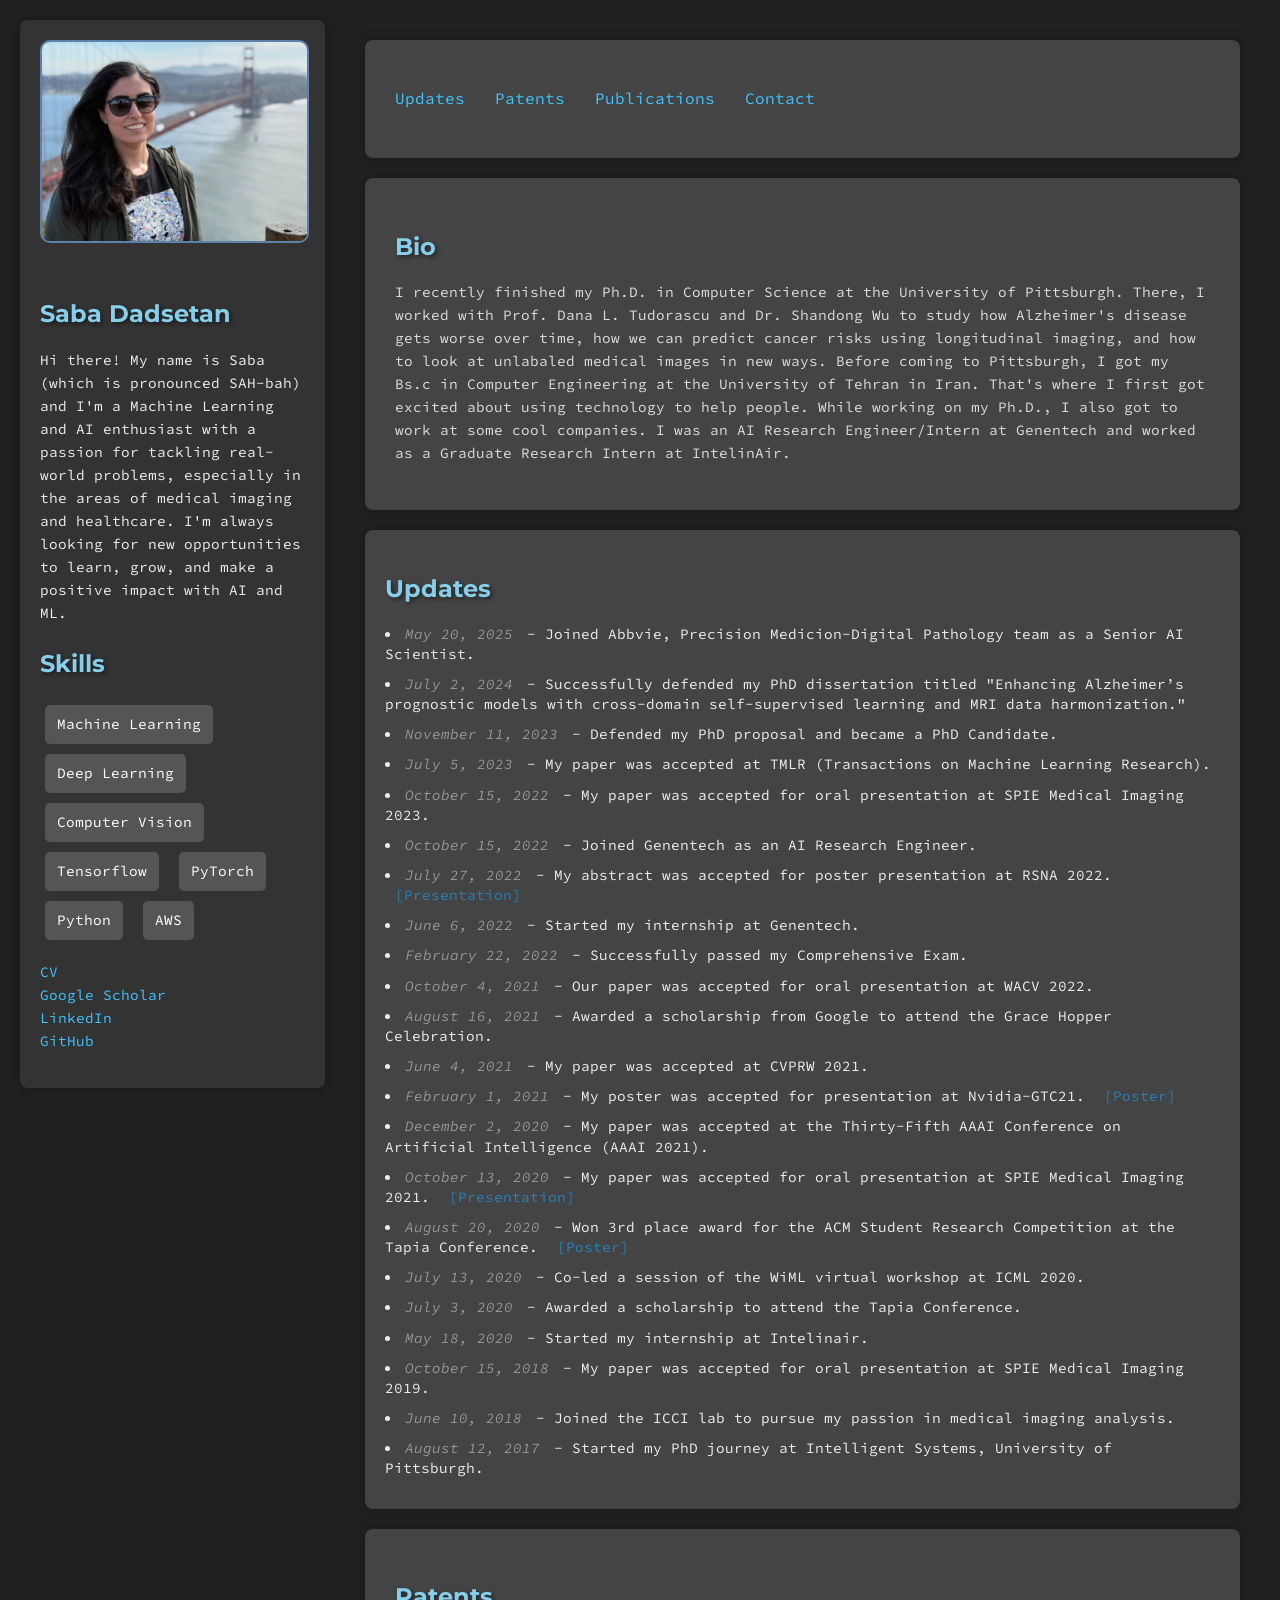
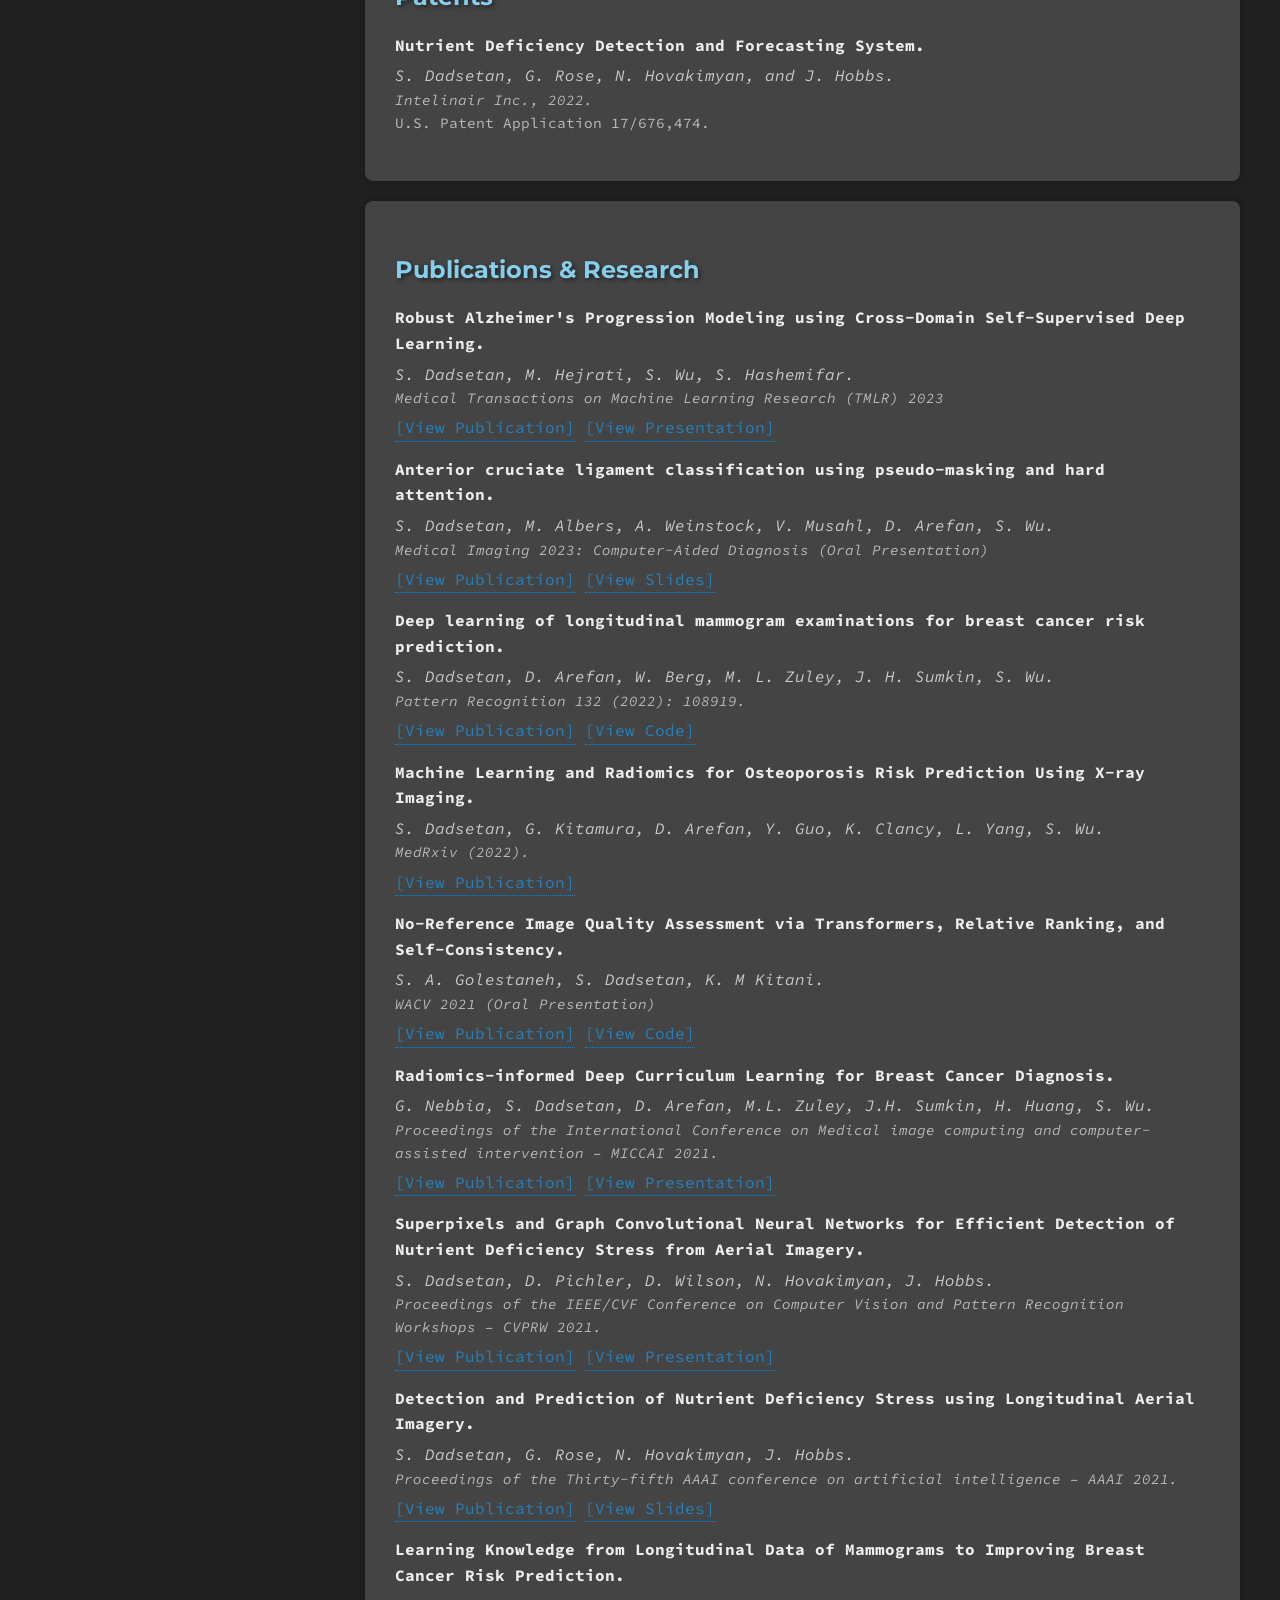
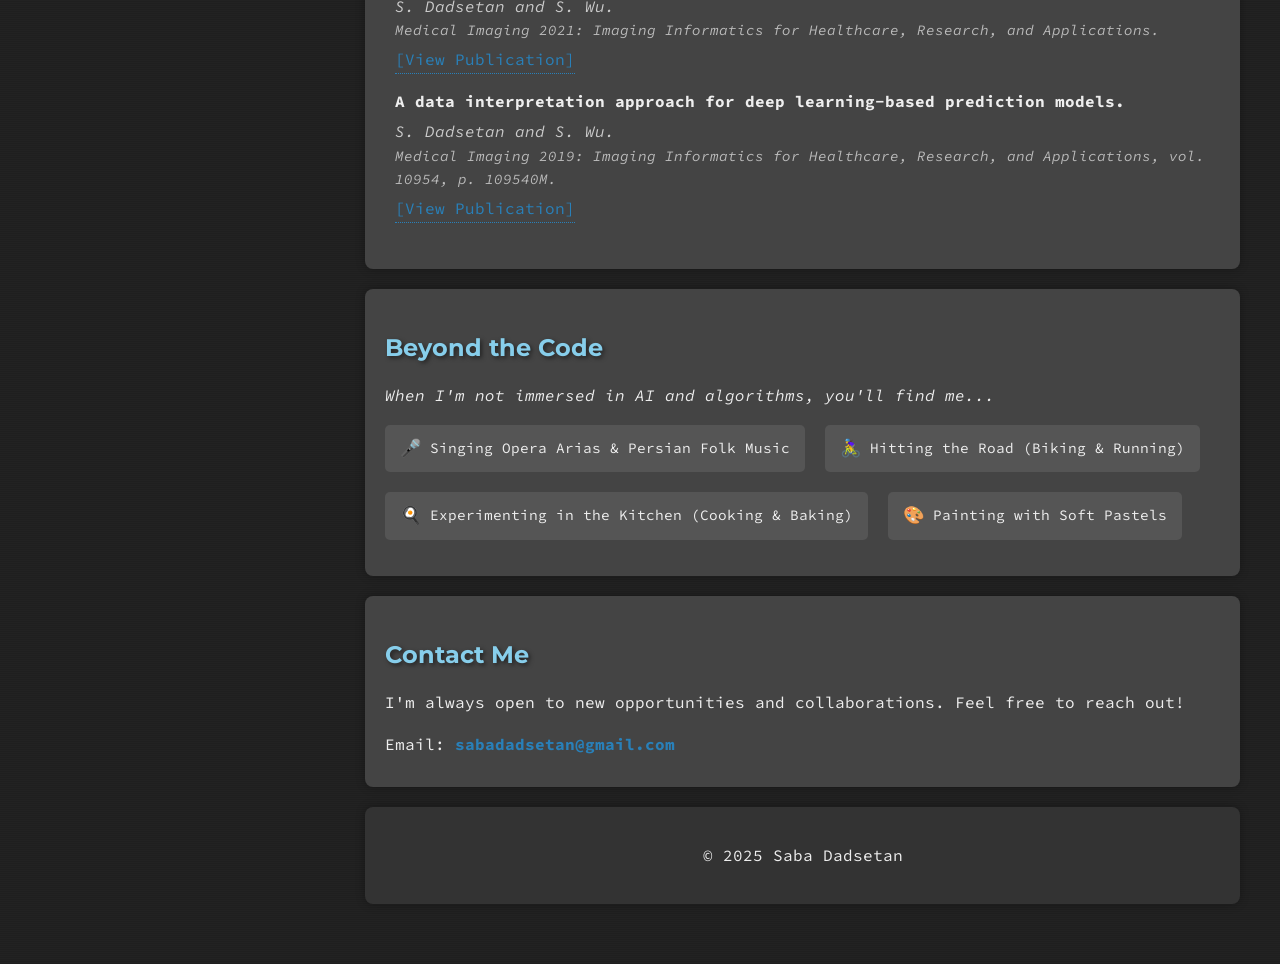
<file: index.html>
﻿<!DOCTYPE html>
<html lang="en">
<head>
    <!-- Google tag (gtag.js) -->
    <script async src="https://www.googletagmanager.com/gtag/js?id=G-5N284X08F6"></script>
    <script>window.dataLayer = window.dataLayer || [];
        function gtag() { dataLayer.push(arguments); }
        gtag('js', new Date());

        gtag('config', 'G-5N284X08F6');
    </script>
    <meta charset="UTF-8">
    <meta name="viewport" content="width=device-width, initial-scale=1.0">
    <title>Saba's Portfolio</title>
    <link rel="stylesheet" href="css/styles.css">
    <link rel="preconnect" href="https://fonts.googleapis.com">
    <link rel="preconnect" href="https://fonts.gstatic.com" crossorigin>
    <link href="https://fonts.googleapis.com/css2?family=Press+Start+2P&family=Source+Code+Pro:wght@400;700&display=swap" rel="stylesheet">
    <link href="https://fonts.googleapis.com/css2?family=Montserrat:wght@400;700&family=Source+Code+Pro:wght@400;700&display=swap" rel="stylesheet">
</head>
<script type="module", src="javascripts/script.js"></script>
<body>
    <div class="container">
        <aside id="about">
            <img src="materials/profile.png" alt="Profile Picture" class="profile-pic">
            <h2>Saba Dadsetan</h2>
            <p>
                <!--I'm computer scientist with passion in computer vision and imaging. I have several years of experience in clinical imaging and working with
    healthcare staff to create models to apply AI for solving real-world problem.-->
                Hi there! My name is Saba (which is pronounced SAH-bah) and I'm a Machine Learning and AI enthusiast with a passion for tackling real-world problems,
                especially in the areas of medical imaging and healthcare.
                I'm always looking for new opportunities to learn, grow, and make a positive impact with AI and ML.
            </p>
            <h2>Skills</h2>
            <ul>
                <li>Machine Learning</li>
                <li>Deep Learning</li>
                <li>Computer Vision</li>
                <li>Tensorflow</li>
                <li>PyTorch</li>
                <li>Python</li>
                <li>AWS</li>
            </ul>
            <p>

                <!--<a href="materials/Saba_Dadsetan_Resume_2025.pdf" download>CV</a><br>-->
                
                <a href="https://drive.google.com/file/d/11fcGRD2BeTo_TTTgvAK0jexXt_0BKotZ/view?usp=sharing" target="_blank">CV</a><br>
                <a href="https://scholar.google.com/citations?hl=en&user=GajVlYUAAAAJ" target="_blank">Google Scholar</a><br>
                <a href="https://www.linkedin.com/in/saba-dadsetan/" target="_blank">LinkedIn</a><br>
                <a href="https://github.com/SabaDD" target="_blank">GitHub</a>
            </p>
        </aside>

        <div class="content">
            <header>
                <!--<h1>Welcome to My Portfolio</h1>-->
                <nav>
                    <ul>
                        <li><a href="#updates">Updates</a></li>
                        <li><a href="#patents">Patents</a></li>
                        <li><a href="#publications">Publications</a></li>
                        <li><a href="#contact">Contact</a></li>
                    </ul>
                </nav>
            </header>
            <section id="journey">
                <h2>Bio</h2>
                <p>
                    I recently finished my Ph.D. in Computer Science at the University of Pittsburgh. There, I worked with Prof. Dana L. Tudorascu and Dr. Shandong Wu to study how Alzheimer's disease gets worse over time, how we can predict cancer risks using longitudinal imaging, and how to look at unlabaled medical images in new ways.

                    Before coming to Pittsburgh, I got my Bs.c in Computer Engineering at the University of Tehran in Iran. That's where I first got excited about using technology to help people.

                    While working on my Ph.D., I also got to work at some cool companies. I was an AI Research Engineer/Intern at Genentech and worked as a Graduate Research Intern at IntelinAir.

                </p>

            </section>
            <section id="updates">
                <h2>Updates</h2>
                <div class="timeline" id="timeline-content">

                </div>
            </section>

            <!--<section id="projects">
        <h2>Projects</h2>
    </section>-->
            <!-- News Section -->
            <!--<section id="news">
        <h2>News</h2>

    </section>-->
            <!-- Updates Section -->

            <section id="patents">
                <h2>Patents</h2>
                <ul>
                    <li>
                        <span class="patent-title">Nutrient Deficiency Detection and Forecasting System.</span>
                        <span class="patent-authors">S. Dadsetan, G. Rose, N. Hovakimyan, and J. Hobbs.</span>
                        <em class="patent-organization">Intelinair Inc., 2022.</em>
                        <span class="patent-number">U.S. Patent Application 17/676,474.</span>
                    </li>
                </ul>
            </section>
            <section id="publications">
                <h2>Publications & Research</h2>
                <ul>
                    <li>
                        <span class="publication-title">
                            Robust Alzheimer's Progression Modeling using Cross-Domain
                            Self-Supervised Deep Learning.
                        </span>
                        <span class="publication-authors">S. Dadsetan, M. Hejrati, S. Wu, S. Hashemifar.</span>
                        <em class="publication-journal">Medical Transactions on Machine Learning Research (TMLR) 2023</em>
                        <a href="https://openreview.net/forum?id=HVAeM6sNo8" target="_blank"
                           class="publication-link">[View Publication]</a>
                        <a href="https://drive.google.com/file/d/1AXjAHw2Ef3Ni_uqZpoih9r72Jq-nHc5F/view?usp=sharing" target="_blank"
                           class="publication-link">[View Presentation]</a>
                    </li>
                    <li>
                        <span class="publication-title">
                            Anterior cruciate ligament classification using pseudo-masking and hard
                            attention.
                        </span>
                        <span class="publication-authors">S. Dadsetan, M. Albers, A. Weinstock, V. Musahl, D. Arefan, S. Wu.</span>
                        <em class="publication-journal">Medical Imaging 2023: Computer-Aided Diagnosis (Oral Presentation)</em>
                        <a href="https://www.spiedigitallibrary.org/conference-proceedings-of-spie/12465/2655278/Anterior-cruciate-ligament-classification-in-knee-MRI-using-automated-pseudo/10.1117/12.2655278.short" target="_blank"
                           class="publication-link">[View Publication]</a>
                        <a href="https://drive.google.com/file/d/1jOxn1fMSFt3v6mTCV_2jPGoo-q4D03VA/view?usp=sharing" target="_blank"
                           class="publication-link">[View Slides]</a>

                    </li>
                    <li>
                        <span class="publication-title">
                            Deep learning of longitudinal mammogram examinations for breast cancer risk
                            prediction.
                        </span>
                        <span class="publication-authors">S. Dadsetan, D. Arefan, W. Berg, M. L. Zuley, J. H. Sumkin, S. Wu.</span>
                        <em class="publication-journal">Pattern Recognition 132 (2022): 108919.</em>
                        <a href="https://www.sciencedirect.com/science/article/abs/pii/S0031320322004009?via%3Dihub" target="_blank"
                           class="publication-link">[View Publication]</a>
                        <a href="https://github.com/SabaDD/LRP-Net" target="_blank"
                           class="publication-link">[View Code]</a>
                    </li>
                    <li>
                        <span class="publication-title">
                            Machine Learning and Radiomics for Osteoporosis Risk Prediction Using X-ray Imaging.
                        </span>
                        <span class="publication-authors">S. Dadsetan, G. Kitamura, D. Arefan, Y. Guo, K. Clancy, L. Yang, S. Wu.</span>
                        <em class="publication-journal">MedRxiv (2022).</em>
                        <a href="https://www.medrxiv.org/content/10.1101/2022.02.03.22270400v1.full.pdf" target="_blank"
                           class="publication-link">[View Publication]</a>
                    </li>
                    <li>
                        <span class="publication-title">
                            No-Reference Image Quality Assessment via Transformers, Relative Ranking,
                            and Self-Consistency.
                        </span>
                        <span class="publication-authors">S. A. Golestaneh, S. Dadsetan, K. M Kitani.</span>
                        <em class="publication-journal">WACV 2021 (Oral Presentation)</em>
                        <a href="https://openaccess.thecvf.com/content/WACV2022/papers/Golestaneh_No-Reference_Image_Quality_Assessment_via_Transformers_Relative_Ranking_and_Self-Consistency_WACV_2022_paper.pdf" target="_blank"
                           class="publication-link">[View Publication]</a>
                        <a href="https://github.com/isalirezag/TReS" target="_blank"
                           class="publication-link">[View Code]</a>

                    </li>
                    <li>
                        <span class="publication-title">
                            Radiomics-informed Deep Curriculum Learning for Breast Cancer
                            Diagnosis.
                        </span>
                        <span class="publication-authors">
                            G. Nebbia, S. Dadsetan, D. Arefan, M.L. Zuley, J.H. Sumkin, H. Huang,
                            S. Wu.
                        </span>
                        <em class="publication-journal">
                            Proceedings of the International Conference on Medical image computing and
                            computer-assisted intervention – MICCAI 2021.
                        </em>
                        <a href="https://doi.org/10.1007/978-3-030-87240-3_61" target="_blank"
                           class="publication-link">[View Publication]</a>
                        <a href="https://drive.google.com/file/d/1l34krE1eEosLO2C05qoZ8s8zPBHUjuLE/view?usp=sharing" target="_blank"
                           class="publication-link">[View Presentation]</a>

                    </li>
                    <li>
                        <span class="publication-title">
                            Superpixels and Graph Convolutional Neural Networks for Efficient
                            Detection of Nutrient Deficiency Stress from Aerial Imagery.
                        </span>
                        <span class="publication-authors">S. Dadsetan, D. Pichler, D. Wilson, N. Hovakimyan, J. Hobbs.</span>
                        <em class="publication-journal">
                            Proceedings of the IEEE/CVF Conference on Computer Vision and Pattern
                            Recognition Workshops – CVPRW 2021.
                        </em>
                        <a href="https://openaccess.thecvf.com/content/CVPR2021W/AgriVision/papers/Dadsetan_Superpixels_and_Graph_Convolutional_Neural_Networks_for_Efficient_Detection_of_CVPRW_2021_paper.pdf" target="_blank"
                           class="publication-link">[View Publication]</a>
                        <a href="https://youtu.be/xOkBywJAkfc?feature=shared" target="_blank"
                           class="publication-link">[View Presentation]</a>

                    </li>
                    <li>
                        <span class="publication-title">
                            Detection and Prediction of Nutrient Deficiency Stress using Longitudinal
                            Aerial Imagery.
                        </span>
                        <span class="publication-authors">S. Dadsetan, G. Rose, N. Hovakimyan, J. Hobbs.</span>
                        <em class="publication-journal">
                            Proceedings of the Thirty-fifth AAAI conference on artificial intelligence
                            – AAAI 2021.
                        </em>
                        <a href="https://cdn.aaai.org/ojs/17730/17730-13-21224-1-2-20210518.pdf" target="_blank"
                           class="publication-link">[View Publication]</a>
                        <a href="https://drive.google.com/file/d/1YxXk9vE4Vw-MpZXxpQcTrOO1TyjX9LsC/view?usp=sharing" target="_blank"
                           class="publication-link">[View Slides]</a>

                    </li>
                    <li>
                        <span class="publication-title">
                            Learning Knowledge from Longitudinal Data of Mammograms to Improving Breast
                            Cancer Risk Prediction.
                        </span>
                        <span class="publication-authors">S. Dadsetan and S. Wu.</span>
                        <em class="publication-journal">
                            Medical Imaging 2021: Imaging Informatics for Healthcare, Research, and
                            Applications.
                        </em>
                        <a href="https://www.spiedigitallibrary.org/conference-proceedings-of-spie/11601/116010M/Learning-knowledge-from-longitudinal-data-of-mammograms-to-improving-breast/10.1117/12.2582267.short" target="_blank"
                           class="publication-link">[View Publication]</a>
                    </li>
                    <li>
                        <span class="publication-title">
                            A data interpretation approach for deep learning-based prediction
                            models.
                        </span>
                        <span class="publication-authors">S. Dadsetan and S. Wu.</span>
                        <em class="publication-journal">
                            Medical Imaging 2019: Imaging Informatics for Healthcare, Research, and
                            Applications, vol. 10954, p. 109540M.
                        </em>
                        <a href="https://www.spiedigitallibrary.org/conference-proceedings-of-spie/10954/2513098/A-data-interpretation-approach-for-deep-learning-based-prediction-models/10.1117/12.2513098.short" target="_blank"
                           class="publication-link">[View Publication]</a>
                    </li>
                </ul>
            </section>
            <section id="hobbies">
                <h2>Beyond the Code</h2>
                <p>When I'm not immersed in AI and algorithms, you'll find me...</p>
                <ul class="hobbies-list">
                    <li>
                        <span class="hobby-icon">🎤</span>
                        Singing Opera Arias & Persian Folk Music
                    </li>
                    <li>
                        <span class="hobby-icon">🚴‍♀️</span>
                        Hitting the Road (Biking & Running)
                    </li>
                    <li>
                        <span class="hobby-icon">🍳</span>
                        Experimenting in the Kitchen (Cooking & Baking)
                    </li>
                    <li>
                        <span class="hobby-icon">🎨</span>
                        Painting with Soft Pastels
                    </li>
                </ul>
            </section>


            <section id="contact">
                <h2>Contact Me</h2>
                <p>
                    I'm always open to new opportunities and collaborations. Feel free to reach out!
                </p>
                <p>
                    Email: <a href="mailto:sabadadsetan@gmail.com">sabadadsetan@gmail.com</a>
                </p>
            </section>


            <footer>
                <p>&copy; 2025 Saba Dadsetan</p>
            </footer>
        </div>
    </div>
    <!--<script src="script.js"></script>-->
</body>
</html>
</file>
<file: css/styles.css>
/* styles.css - Professional Edition */

/* ---------------------------------------------------------- */
/*  1. General Styles                                         */
/* ---------------------------------------------------------- */

body,
html {
    font-family: 'Source Code Pro', monospace;
    /* Coding-themed font */
    margin: 0;
    padding: 0;
    color: #ddd;
    /* Light gray text */
    background-color: #222;
    /* Dark gray background */
    line-height: 1.6;
    overflow-x: hidden;
    /* Prevent horizontal scroll */
}

/* ---------------------------------------------------------- */
/*  2. Container and Structure                                */
/* ---------------------------------------------------------- */

.container {
    display: grid;
    grid-template-columns: 1fr 3fr;
    /* Sidebar and Content */
    min-height: 100vh;
    gap: 20px;
    padding: 20px;
}

aside {
    background-color: #333;
    color: #eee;
    padding: 20px;
    border-radius: 8px;
    box-shadow: 0 0 10px rgba(0, 0, 0, 0.3);
    position: sticky;
    /* Stick the sidebar */
    top: 20px;
    height: fit-content;
    /* Avoid exceeding content height */
}
aside .profile-pic {
    width: 100%;
    height: auto;
    border-radius: 10px;
        
    /* Slightly rounded */
     margin-bottom: 25px;
     border: 2px solid #5e81ac;  Blue border 
 }

.content {
    padding: 20px;
}

/* ---------------------------------------------------------- */
        /*  3. Typography                                            */
        /* ---------------------------------------------------------- */
h1, h2, h3, h4 {
    font-family: 'Montserrat', sans-serif;
    /* Modern font */
    color: #87CEEB;
    /* Pink accent color */
    margin-bottom: 15px;
    text-shadow: 2px 2px 4px rgba(0, 0, 0, 0.5);
    /* Retro shadow */
}

h1 {
    font-size: 1.5em;
}

h2 {
    font-size: 1.5em;
}

h3 {
    font-size: 1.2em;
}

h4 {
    font-size: 1.1em;
}

p {
    margin-bottom: 15px;
}

a {
    color: #40c4ff;
    /* cyan link color */
    text-decoration: none;
    transition: color 0.3s ease;
}

    a:hover {
        color: #40c4ff;
        text-decoration: underline;
    }

/* ---------------------------------------------------------- */
/*  4. Navigation                                             */
/* ---------------------------------------------------------- */

nav ul {
    list-style: none;
    padding: 0;
}

    nav ul li {
        display: inline-block;
        margin-right: 20px;
    }

/* ---------------------------------------------------------- */
/*  5. Sections                                              */
/* ---------------------------------------------------------- */

header,
section,
footer {
    background-color: #444;
    padding: 30px;
    border-radius: 8px;
    margin-bottom: 20px;
    box-shadow: 0 0 10px rgba(0, 0, 0, 0.3);
}

/* ---------------------------------------------------------- */
/*  6. Buttons                                               */
/* ---------------------------------------------------------- */

button {
    background-color: #4caf50;
    /* Green button */
    color: #fff;
    padding: 12px 20px;
    border: none;
    border-radius: 5px;
    cursor: pointer;
    transition: background-color 0.3s ease;
}

    button:hover {
        background-color: #388e3c;
        /* Darker green */
    }
#journey p {
    font-size: 0.9em;
}
/* ---------------------------------------------------------- */
/*  7. News & Updates                                          */
/* ---------------------------------------------------------- */

#projects {
    display: grid;
    grid-template-columns: repeat(auto-fit, minmax(300px, 1fr));
    /* Two columns with minimum width of 300px */
    gap: 20px;
}

.project-item {
    background-color: #444;
    border-radius: 8px;
    padding: 20px;
    box-shadow: 0 0 10px rgba(0, 0, 0, 0.3);
    margin-bottom: 0;
    /* Remove default margin-bottom */
}

.project-date {
    color: #888;
    font-size: 0.9em;
    margin-bottom: 5px;
}

.full-text {
    margin-top: 15px;
}

.read-more {
    color: #2980b9;
    /* Darker blue link color */
}

    .read-more:hover {
        color: #2980b9;
    }

.project-item img {
    border-radius: 8px;
    margin-bottom: 10px;
}

/* ---------------------------------------------------------- */
/*  8. Skills List                                           */
/* ---------------------------------------------------------- */

#about ul {
    list-style: none;
    padding: 0;
}

#about ul li {
    display: inline-block;
    background-color: #555;
    color: #fff;
    padding: 8px 12px;
    margin: 5px;
    border-radius: 5px;
    font-size: 0.9em;
}
#about p {
    font-size: 0.9em;
}

/* ---------------------------------------------------------- */
/*  9. Footer                                                */
/* ---------------------------------------------------------- */

footer {
    text-align: center;
    padding: 20px;
    background-color: #333;
    color: #eee;
}

/* ---------------------------------------------------------- */
/* 10. Media Queries                                         */
/* ---------------------------------------------------------- */

@media (max-width: 768px) {
    .container {
        grid-template-columns: 1fr;
        /* Stack columns */
    }

    aside {
        position: static;
        /* Remove sticky */
    }

    #projects {
        grid-template-columns: 1fr;
        /* Single column on smaller screens */
    }
}

/* ---------------------------------------------------------- */
/* 11. Interactive Elements (Animations)                    */
/* ---------------------------------------------------------- */

/* Example: Animate section entrance */
header,
section,
footer {
    opacity: 0;
    transform: translateY(20px);
    animation: fadeInUp 0.8s ease forwards;
}

@keyframes fadeInUp {
    to {
        opacity: 1;
        transform: translateY(0);
    }
}

/* Add delay to stagger the animations */
header {
    animation-delay: 0.2s;
}
#journey {
    animation-delay: 0.3s;
}

#about {
    animation-delay: 0.4s;
}

#publications {
    animation-delay: 0.6s;
}

#projects {
    animation-delay: 0.8s;
}

footer {
    animation-delay: 1.0s;
}

/* Example: Retro "scanlines" effect */
body {
    background-image: repeating-linear-gradient(0deg, rgba(0, 0, 0, 0.1), rgba(0, 0, 0, 0.1) 1px, transparent 1px, transparent 2px);
    background-size: 100% 12px;
}

/* ---------------------------------------------------------- */
/* 8. Publications Styles */
/* ---------------------------------------------------------- */

#publications ul {
    list-style: none;
    padding: 0;
}

#publications li {
    margin-bottom: 15px;
}

.publication-title {
    display: block;
    font-weight: bold;
    color: #eee; /* Keep the titles prominent */
    margin-bottom: 5px;
}

.publication-authors {
    display: block;
    font-style: italic;
    color: #ccc; /* Make the authors slightly less prominent */
}

.publication-journal {
    display: block;
    font-size: 0.9em;
    color: #bbb; /* Even less prominent */
}

.publication-link {
    display: inline-block;
    margin-top: 5px;
    color: #2980b9; /* Link color */
    text-decoration: none;
    border-bottom: 1px dotted #2980b9; /* Subtle underline */
    transition: border-bottom 0.3s ease;
}

.publication-link:hover {
    border-bottom: 1px solid #2980b9;
}
#patents ul {
    list-style: none;
    padding: 0;
}

#patents li {
    margin-bottom: 15px;
}

.patent-title {
    display: block;
    font-weight: bold;
    color: #eee; /* Keep the titles prominent */
    margin-bottom: 5px;
}

.patent-authors {
    display: block;
    font-style: italic;
    color: #ccc; /* Make the authors slightly less prominent */
}

.patent-organization {
    display: block;
    font-size: 0.9em;
    color: #bbb; /* Even less prominent */
}

.patent-number {
    display: block;
    font-size: 0.9em;
    color: #bbb; /* Even less prominent */
}

#updates {
    padding: 20px;
    border-radius: 8px;
    background-color: #444;
    margin-bottom: 20px;
    box-shadow: 0 0 10px rgba(0, 0, 0, 0.3);
}

    #updates ul {
        list-style: none;
        padding: 0;
    }

.update-item {
    margin-bottom: 10px;
    /* Reduced spacing */
    font-size: 0.9em;
    /* Smaller text */
    color: #eee;
    /* Light text color */
    line-height: 1.4;
    /* Improved line height */
}

.update-date {
    font-style: italic;
    color: #999;
    /* Subdued date color */
    margin-right: 5px;
}
.update-link {
    color: #2980b9;
    /* Link color */
    text-decoration: none;
    margin-left: 10px;
}

.update-link:hover {
    text-decoration: underline;
}

/* ---------------------------------------------------------- */
/* 15. Contact Section Styles */
/* ---------------------------------------------------------- */

#contact {
    padding: 20px;
    border-radius: 8px;
    background-color: #444;
    margin-bottom: 20px;
    box-shadow: 0 0 10px rgba(0, 0, 0, 0.3);
    text-align: left; /* Center the content */
}

#contact p {
    margin-bottom: 10px;
    color: #eee;
}

#contact a {
    color: #2980b9;
    /* Link color */
    text-decoration: none;
    font-weight: bold; /* Make the email more prominent */
}

#contact a:hover {
    text-decoration: underline;
}


#hobbies {
    padding: 20px;
    border-radius: 8px;
    background-color: #444;
    margin-bottom: 20px;
    box-shadow: 0 0 10px rgba(0, 0, 0, 0.3);
    text-align: left;
    /* Center the content */
}

#hobbies p {
    color: #eee;
    margin-bottom: 15px;
    font-style: italic;
}

.hobbies-list {
    list-style: none;
    padding: 0;
    display: flex;
    /* Flexbox for horizontal layout */
    justify-content: left;
    /* Center items horizontally */
    gap: 20px;
    /* Spacing between items */
    flex-wrap: wrap;
    /* Wrap items to next line on smaller screens */
}

.hobbies-list li {
    background-color: #555;
    color: #eee;
    padding: 10px 15px;
    border-radius: 5px;
    font-size: 0.9em;
    text-align: left;
    /* Align text to the left within each item */
    display: flex;
    /* Flexbox for icon and text alignment */
    align-items: center;
    /* Vertically align icon and text */
}

.hobby-icon {
    font-size: 1.2em;
    /* Larger icons */
    margin-right: 8px;
    /* Spacing between icon and text */
}
</file>
